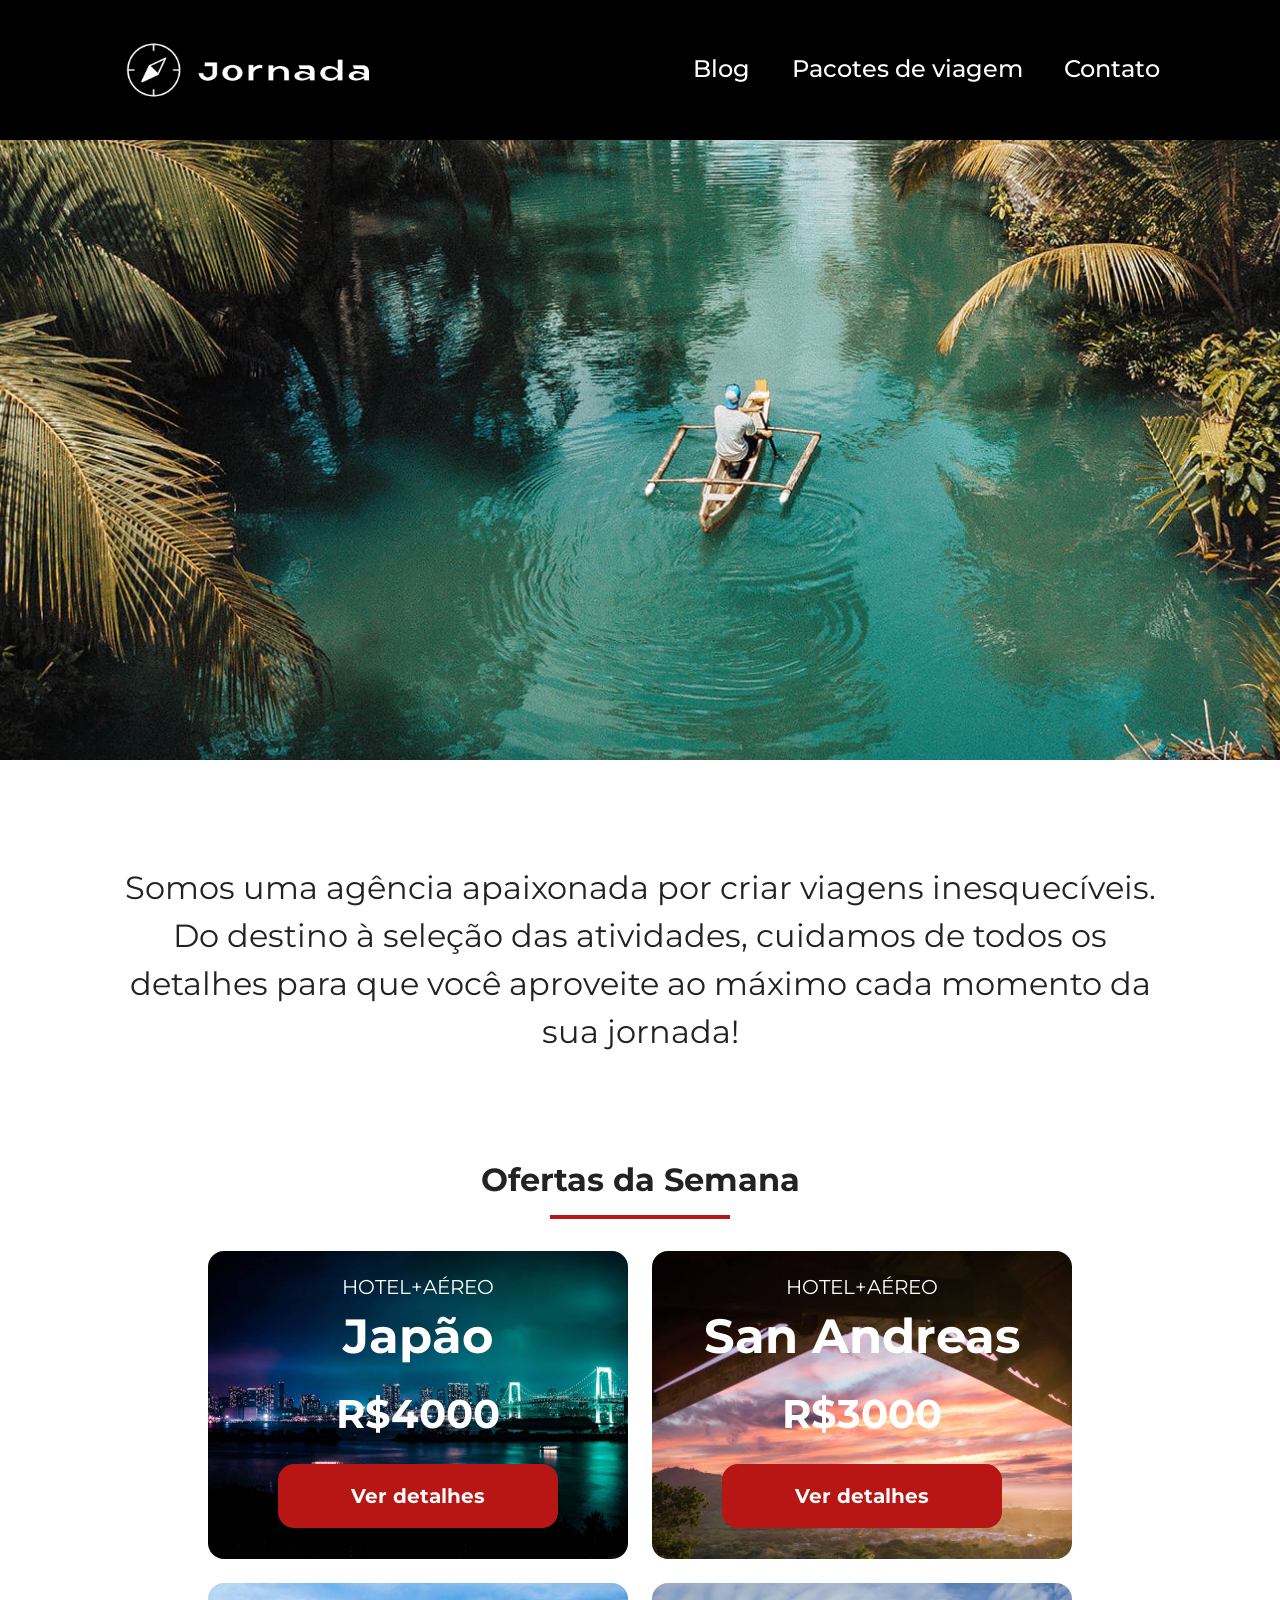
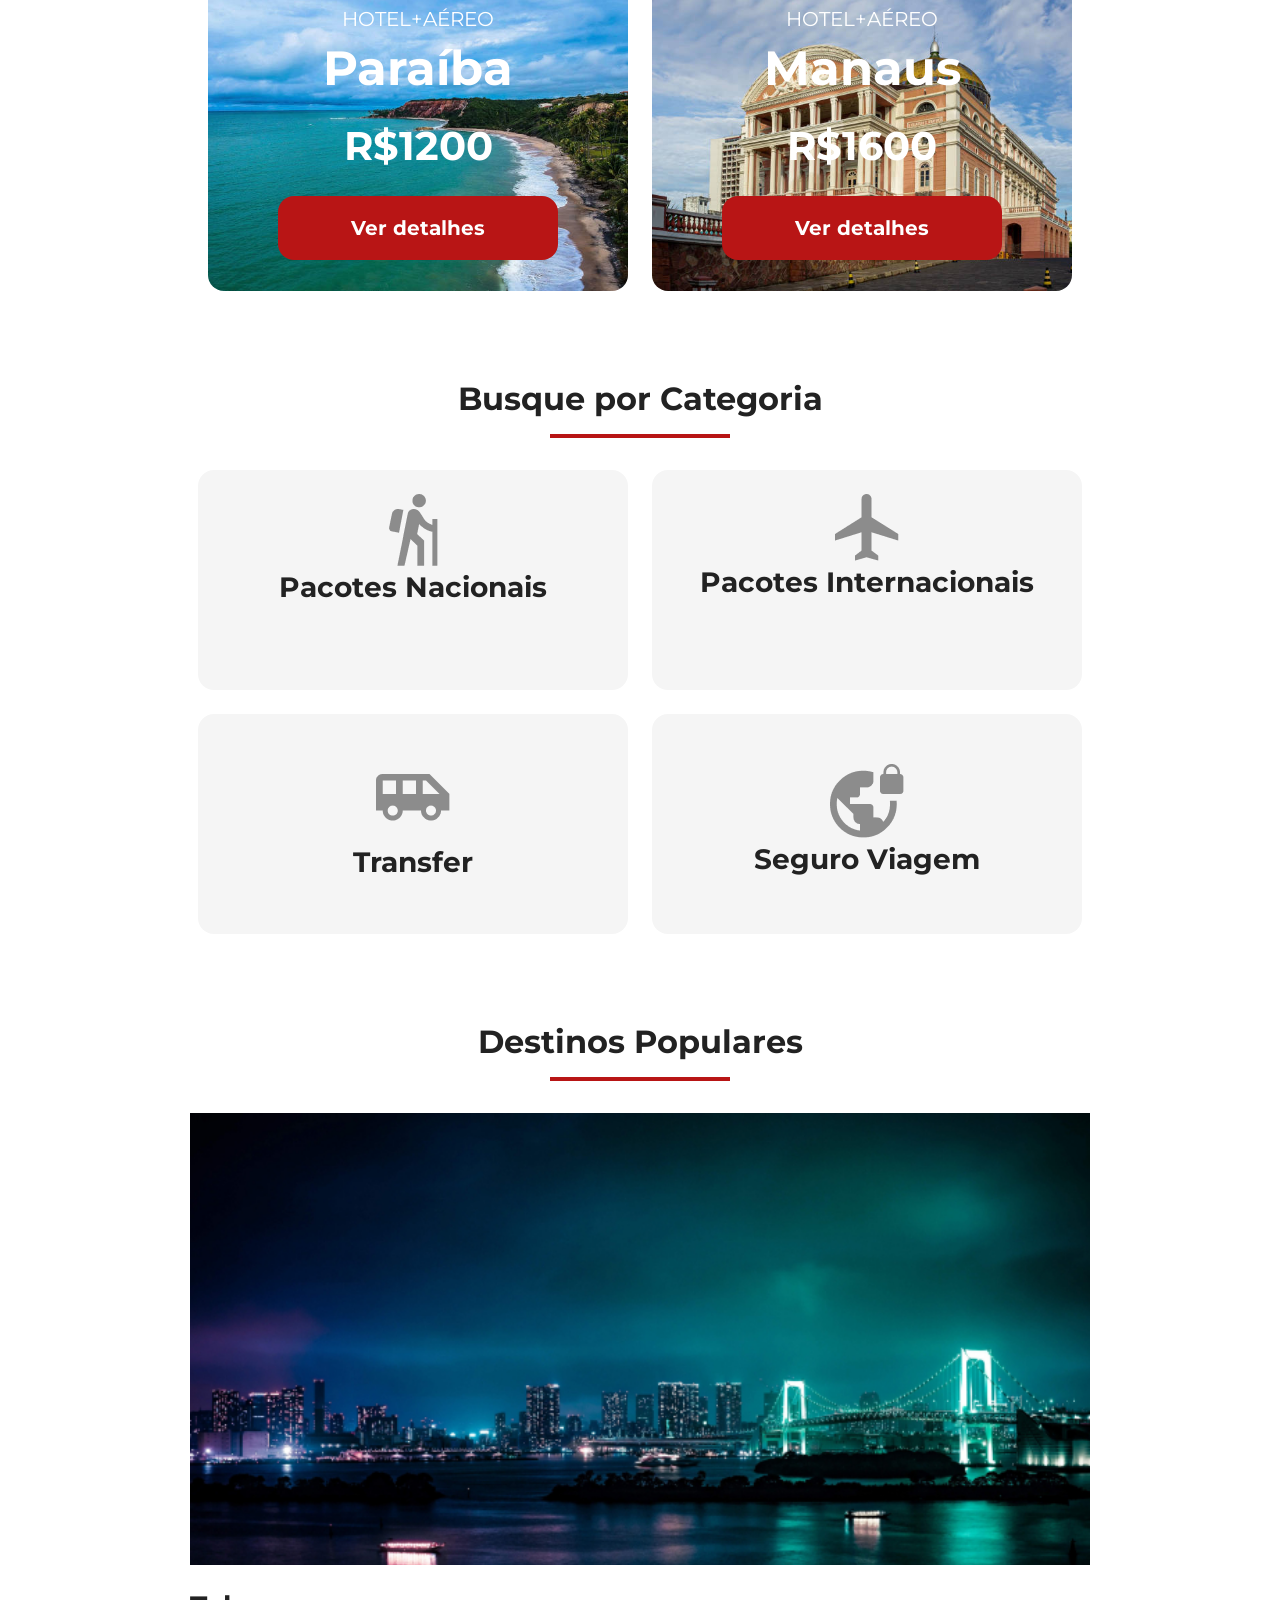
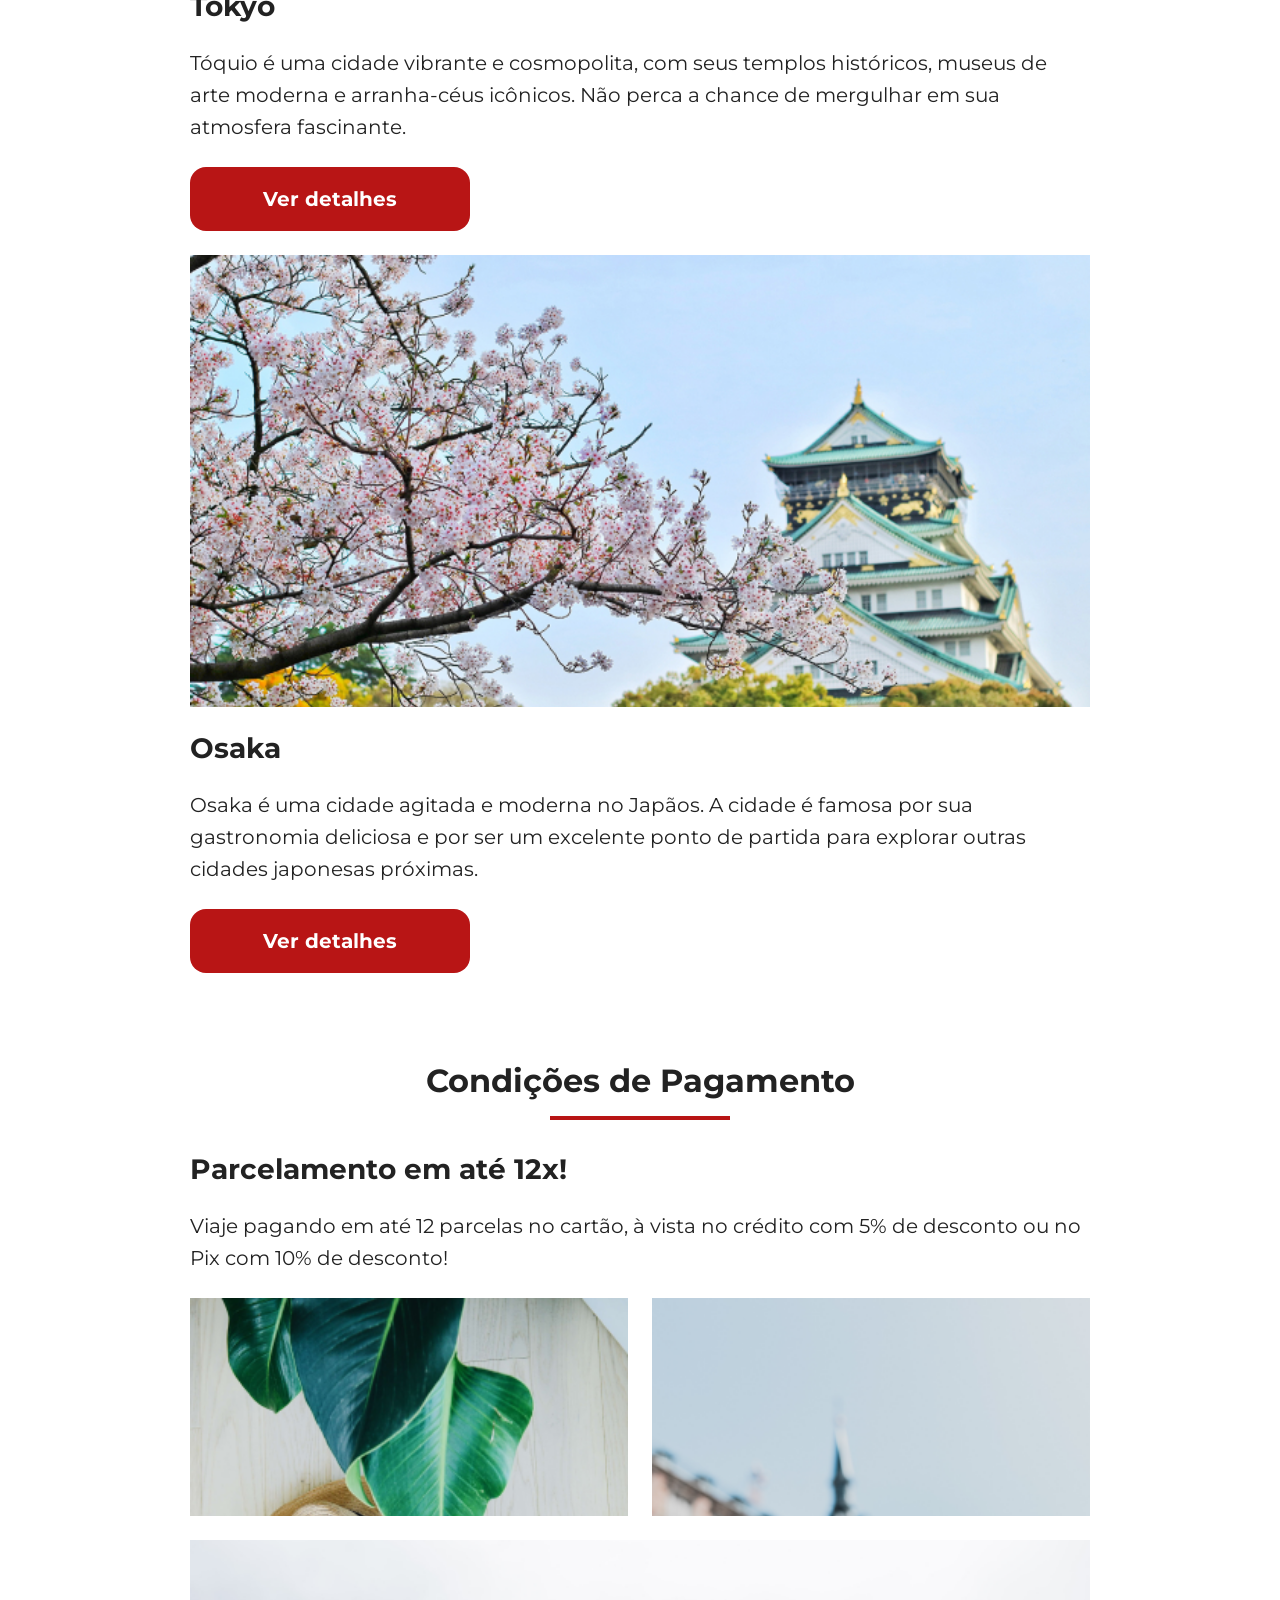
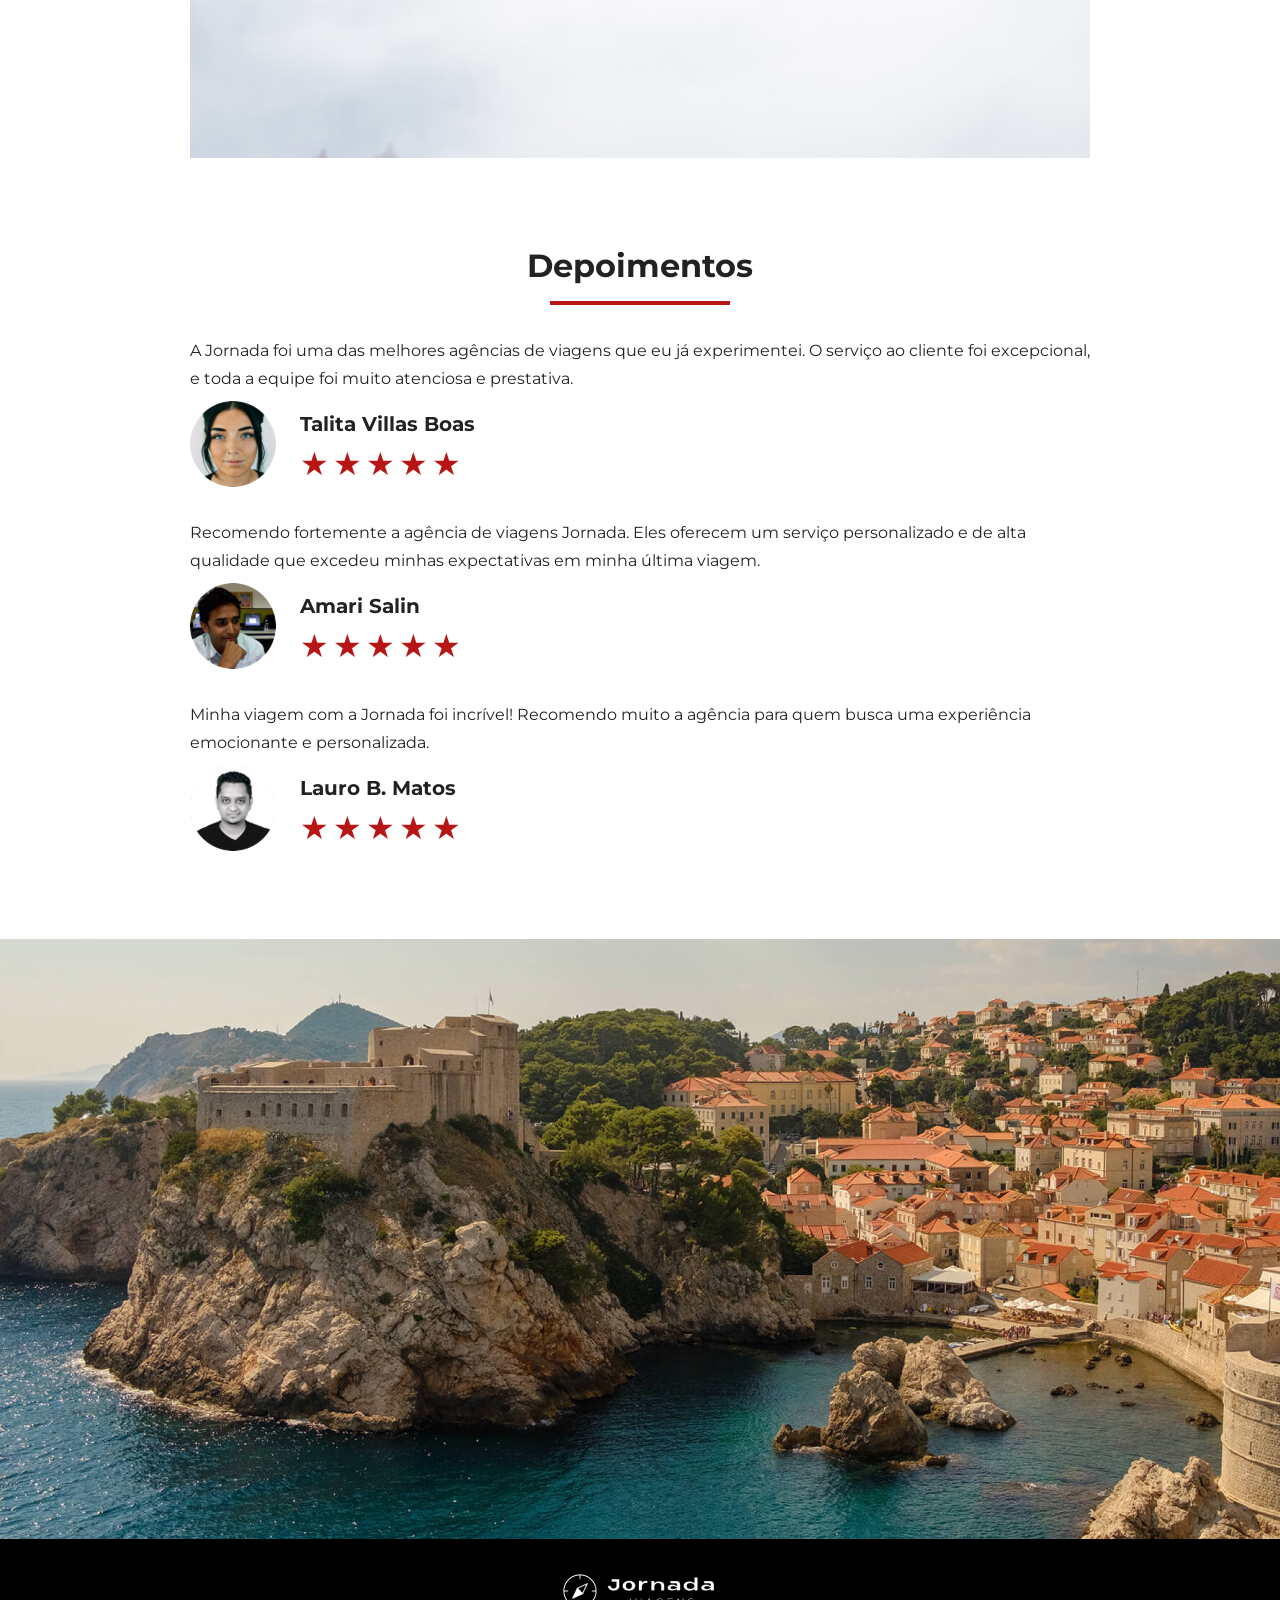
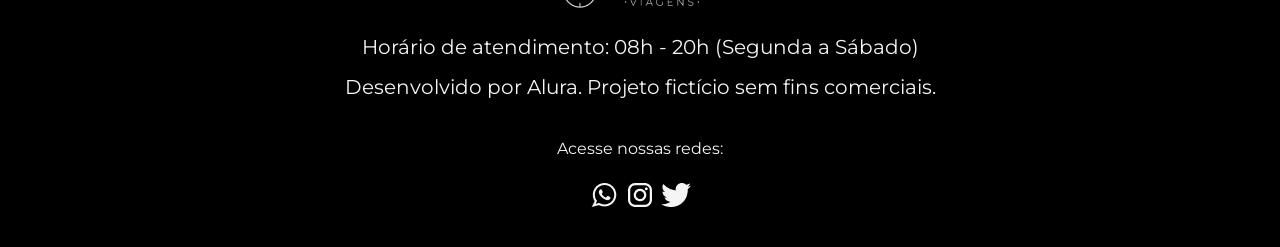
<file: index.html>
<!doctype html>
<html lang="pt-br">
  <head>
    <meta charset="UTF-8" />
    <meta name="viewport" content="width=device-width, initial-scale=1.0" />
    <meta
      name="description"
      content="Jornada Viagens, uma agência apaixonada por criar viagens inesquecíveis."
    />
    <meta name="og:title" content="Jornada Viagens" />
    <meta
      name="og:description"
      content="Jornada Viagens, uma agência apaixonada por criar viagens inesquecíveis."
    />
    <meta
      name="og:image"
      content="https://github.com/Rafael-JFN/jornada-viagens/img/logo-footer"
    />
    <meta name="og:type" content="website" />
    <meta
      name="og:url"
      content="https://github.com/Rafael-JFN/jornada-viagens"
    />

    <link rel="icon" href="favicon.svg" type="xml/svg" />
    <link rel="stylesheet" href="./css/style.css" />
    <title>Jornada Viagens</title>
  </head>
  <body>
    <header class="main-header">
      <a class="logo" href="index.html" title="Voltar para a página inicial">
        <img
          class="img-mobile"
          src="img/bussola-jornada-branca.png"
          alt="Bússola da logo jornada viagens na cor branca"
        />
        <img
          class="img-desktop"
          src="img/bussola-texto-jornada-branco.png"
          alt="Logo jornada viagens na cor branca"
        />
      </a>
      <div class="navigation-menu">
        <label for="menu">
          <img src="img/menu.png" alt="Menu" />
        </label>
        <input type="checkbox" id="menu" hidden />
        <nav>
          <ul class="list-links">
            <li>
              <a href="blog.html" target="_blank" title="Acessar blog">Blog</a>
            </li>
            <li>
              <a
                href="destinations.html"
                target="_blank"
                title="Acessar pacotes de viagem"
                >Pacotes de viagem</a
              >
            </li>
            <li>
              <a href="contato.html" target="_blank" title="Acessar contato"
                >Contato</a
              >
            </li>
          </ul>
        </nav>
      </div>
    </header>
    <main>
      <section class="hero">
        <div class="hero-img"></div>
        <h2>
          Somos uma agência apaixonada por criar viagens inesquecíveis. Do
          destino à seleção das atividades, cuidamos de todos os detalhes para
          que você aproveite ao máximo cada momento da sua jornada!
        </h2>
      </section>
      <section class="offers">
        <div class="section-title">
          <h2>Ofertas da Semana</h2>
          <hr />
        </div>
        <div class="offers-cards">
          <article class="card japao">
            <header>
              <p>HOTEL+AÉREO</p>
              <h3>
                Japão <br />
                <span>R$4000</span>
              </h3>
            </header>
            <footer><a href="#" class="button">Ver detalhes</a></footer>
          </article>
          <article class="card san-andreas">
            <header>
              <p>HOTEL+AÉREO</p>
              <h3>
                San Andreas <br />
                <span>R$3000</span>
              </h3>
            </header>
            <footer><a href="#" class="button">Ver detalhes</a></footer>
          </article>
          <article class="card paraiba">
            <header>
              <p>HOTEL+AÉREO</p>
              <h3>
                Paraíba <br />
                <span>R$1200</span>
              </h3>
            </header>
            <footer><a href="#" class="button">Ver detalhes</a></footer>
          </article>
          <article class="card manaus">
            <header>
              <p>HOTEL+AÉREO</p>
              <h3>
                Manaus <br />
                <span>R$1600</span>
              </h3>
            </header>
            <footer><a href="#" class="button">Ver detalhes</a></footer>
          </article>
        </div>
      </section>
      <section class="categories">
        <div class="section-title">
          <h2>Busque por Categoria</h2>
          <hr />
        </div>
        <div class="categories-cards">
          <a
            class="card"
            href="#"
            target="_blank"
            title="Busque pela categoria Pacotes Nacionais"
          >
            <img
              src="img/icone-pacotes-nacionais.png"
              alt="Icone cinza representando uma pessoa fazendo caminhada"
            />
            <h3 class="content-title">Pacotes Nacionais</h3>
          </a>
          <a
            class="card"
            href="#"
            target="_blank"
            title="Busque pela categoria Pacotes Internacionais"
          >
            <img
              src="img/icone-pacotes-internacionais.png"
              alt="Icone cinza representando um aviao"
            />
            <h3 class="content-title">Pacotes Internacionais</h3>
          </a>
          <a
            class="card single-line transfer"
            href="#"
            target="_blank"
            title="Busque pela categoria Transfer"
          >
            <img
              src="img/icone-transfer.png"
              alt="Icone cinza representando uma van"
            />
            <h3 class="content-title">Transfer</h3>
          </a>
          <a
            class="card single-line"
            href="#"
            target="_blank"
            title="Busque pela categoria Seguro Viagem"
          >
            <img
              src="img/icone-seguro-viagem.png"
              alt="Icone cinza representando o globo terrestre e um cadeado"
            />
            <h3 class="content-title">Seguro Viagem</h3>
          </a>
        </div>
      </section>
      <section class="destinations">
        <div class="section-title">
          <h2>Destinos Populares</h2>
          <hr />
        </div>
        <div class="destination-items">
          <article class="item tokyo">
            <header>
              <div class="img-item"></div>
              <h3 class="content-title">Tokyo</h3>
            </header>
            <p class="content-text">
              Tóquio é uma cidade vibrante e cosmopolita, com seus templos
              históricos, museus de arte moderna e arranha-céus icônicos. Não
              perca a chance de mergulhar em sua atmosfera fascinante.
            </p>
            <footer>
              <a
                href="#"
                class="button"
                target="_blank"
                title="Veja mais detalhes do destino Tokyo"
                >Ver detalhes</a
              >
            </footer>
          </article>
          <article class="item osaka">
            <header>
              <div class="img-item"></div>
              <h3 class="content-title">Osaka</h3>
            </header>
            <p class="content-text">
              Osaka é uma cidade agitada e moderna no Japãos. A cidade é famosa
              por sua gastronomia deliciosa e por ser um excelente ponto de
              partida para explorar outras cidades japonesas próximas.
            </p>
            <footer>
              <a
                href="#"
                class="button"
                target="_blank"
                title="Veja mais detalhes do destino Osaka"
                >Ver detalhes</a
              >
            </footer>
          </article>
        </div>
      </section>
      <section class="payments">
        <div class="section-title">
          <h2>Condições de Pagamento</h2>
          <hr />
        </div>
        <div class="content-container">
          <div class="text-content">
            <h3 class="content-title">Parcelamento em até 12x!</h3>
            <p class="content-text">
              Viaje pagando em até 12 parcelas no cartão, à vista no crédito com
              5% de desconto ou no Pix com 10% de desconto!
            </p>
          </div>
          <div class="image-gallery">
            <div class="image first"></div>
            <div class="image second"></div>
            <div class="image thirdy colspan-2"></div>
          </div>
        </div>
      </section>
      <section class="testimonials">
        <div class="section-title">
          <h2>Depoimentos</h2>
          <hr />
        </div>
        <div class="testimonial-container">
          <article>
            <header>
              <p>
                A Jornada foi uma das melhores agências de viagens que eu já
                experimentei. O serviço ao cliente foi excepcional, e toda a
                equipe foi muito atenciosa e prestativa.
              </p>
            </header>
            <footer>
              <img
                src="img/avatar-talita.png"
                alt="Imagem de perfil da cliente Talita Villas Boas"
              />
              <div class="profile-content">
                <h3>Talita Villas Boas</h3>
                <div class="rating">
                  <span class="stars">★</span>
                  <span class="stars">★</span>
                  <span class="stars">★</span>
                  <span class="stars">★</span>
                  <span class="stars">★</span>
                </div>
              </div>
            </footer>
          </article>
          <article>
            <header>
              <p>
                Recomendo fortemente a agência de viagens Jornada. Eles oferecem
                um serviço personalizado e de alta qualidade que excedeu minhas
                expectativas em minha última viagem.
              </p>
            </header>
            <footer>
              <img
                src="img/avatar-amari.png"
                alt="Imagem de perfil do cliente Amari Salin"
              />
              <div class="profile-content">
                <h3>Amari Salin</h3>
                <div class="rating">
                  <span class="stars">★</span>
                  <span class="stars">★</span>
                  <span class="stars">★</span>
                  <span class="stars">★</span>
                  <span class="stars">★</span>
                </div>
              </div>
            </footer>
          </article>
          <article>
            <header>
              <p>
                Minha viagem com a Jornada foi incrível! Recomendo muito a
                agência para quem busca uma experiência emocionante e
                personalizada.
              </p>
            </header>
            <footer>
              <img
                src="img/avatar-lauro.png"
                alt="Imagem de perfil do cliente Lauro B. Matos"
              />
              <div class="profile-content">
                <h3>Lauro B. Matos</h3>
                <div class="rating">
                  <span class="stars">★</span>
                  <span class="stars">★</span>
                  <span class="stars">★</span>
                  <span class="stars">★</span>
                  <span class="stars">★</span>
                </div>
              </div>
            </footer>
          </article>
        </div>
      </section>
      <section class="hero bottom-hero">
        <div class="hero-img"></div>
      </section>
    </main>
    <footer class="main-footer">
      <div class="footer-content">
        <img
          src="img/logo-footer.png"
          alt="Logo bussola jornada viagens na cor branca"
        />
        <p>Horário de atendimento: 08h - 20h (Segunda a Sábado)</p>
        <p>Desenvolvido por Alura. Projeto fictício sem fins comerciais.</p>
      </div>
      <div class="footer-social">
        <p>Acesse nossas redes:</p>
        <a href="#" target="_blank" title="Entre em contato via Whatsapp">
          <img
            src="img/icone-whatsapp.png"
            alt="Icone Whatsapp na cor branca"
          />
        </a>
        <a
          href="#"
          target="_blank"
          title="Acesse o Instagram do Jornada Viagens"
        >
          <img
            src="img/icone-instagram.png"
            alt="Icone Instagram na cor branca"
          />
        </a>
        <a href="#" target="_blank" title="Acesse o Twitter do Jornada Viagens">
          <img src="img/icone-twitter.png" alt="Icone Twitter na cor branca" />
        </a>
      </div>
    </footer>
  </body>
</html>
</file>
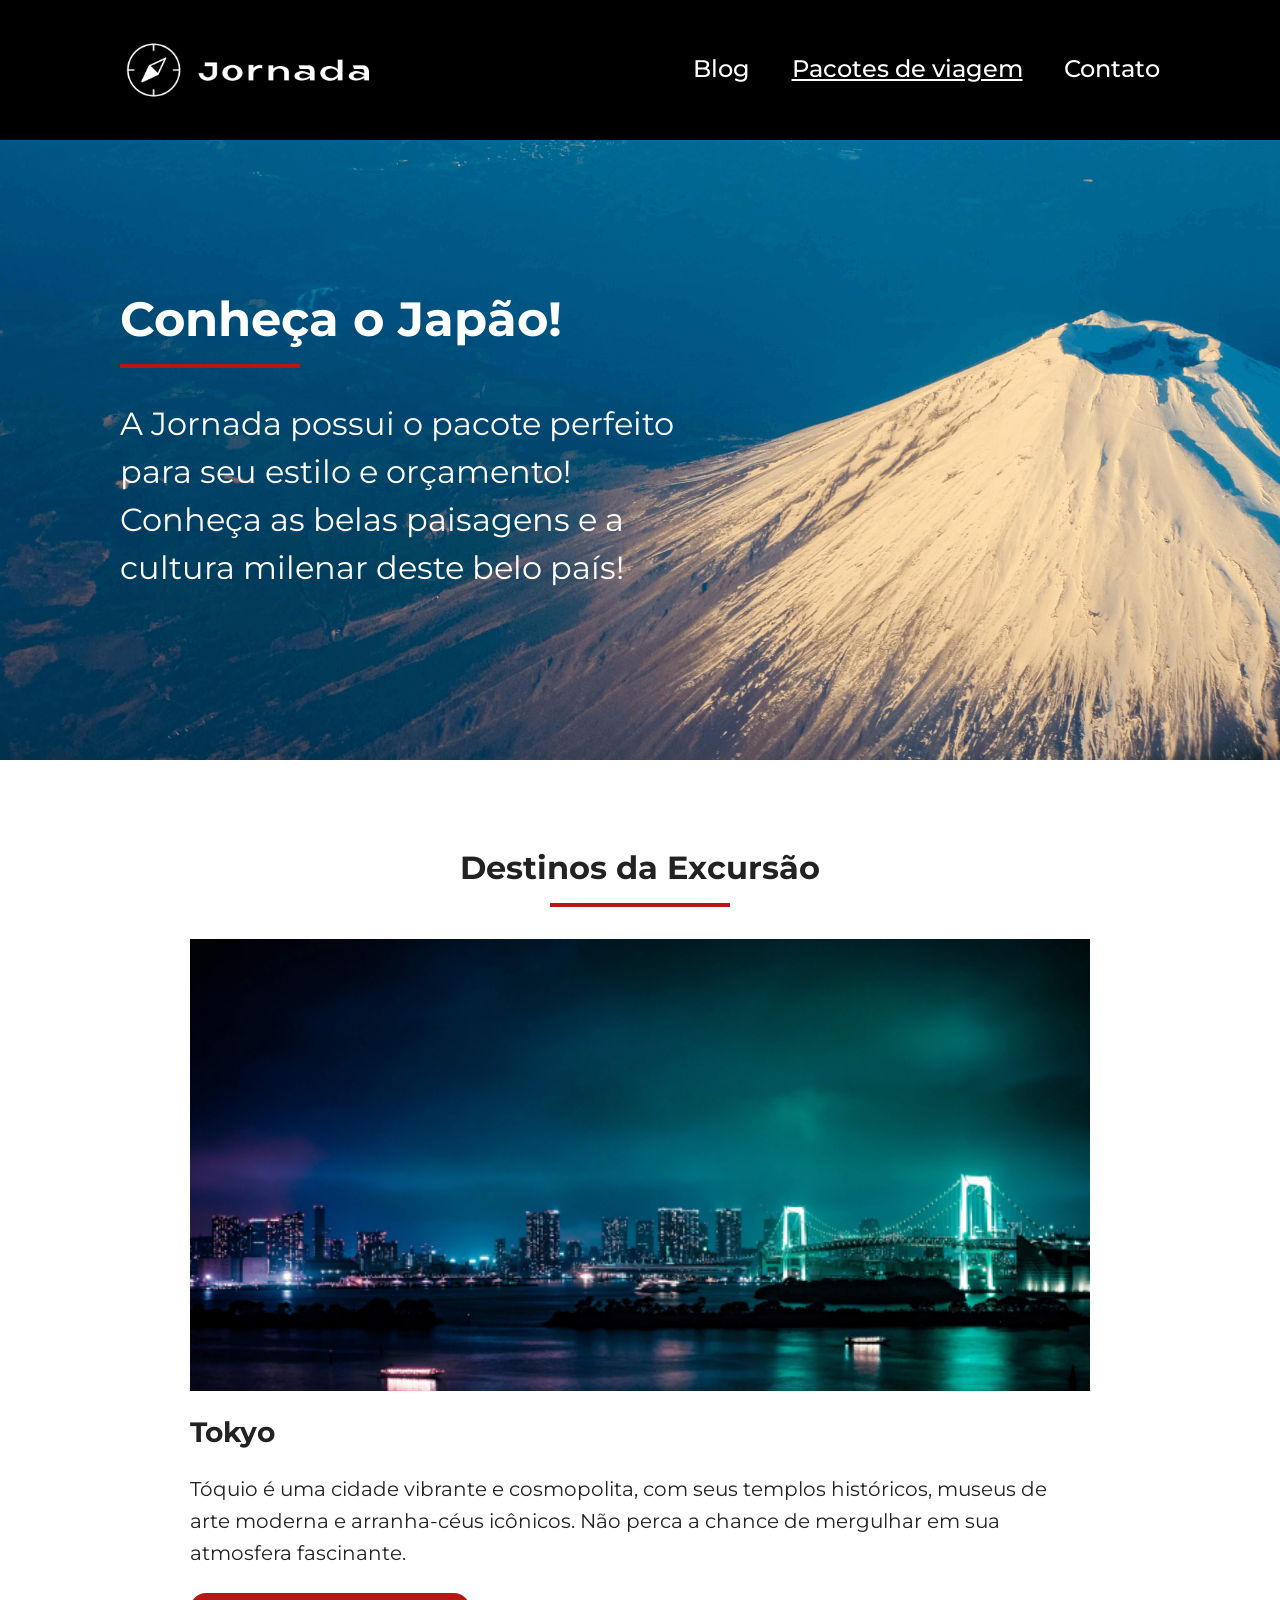
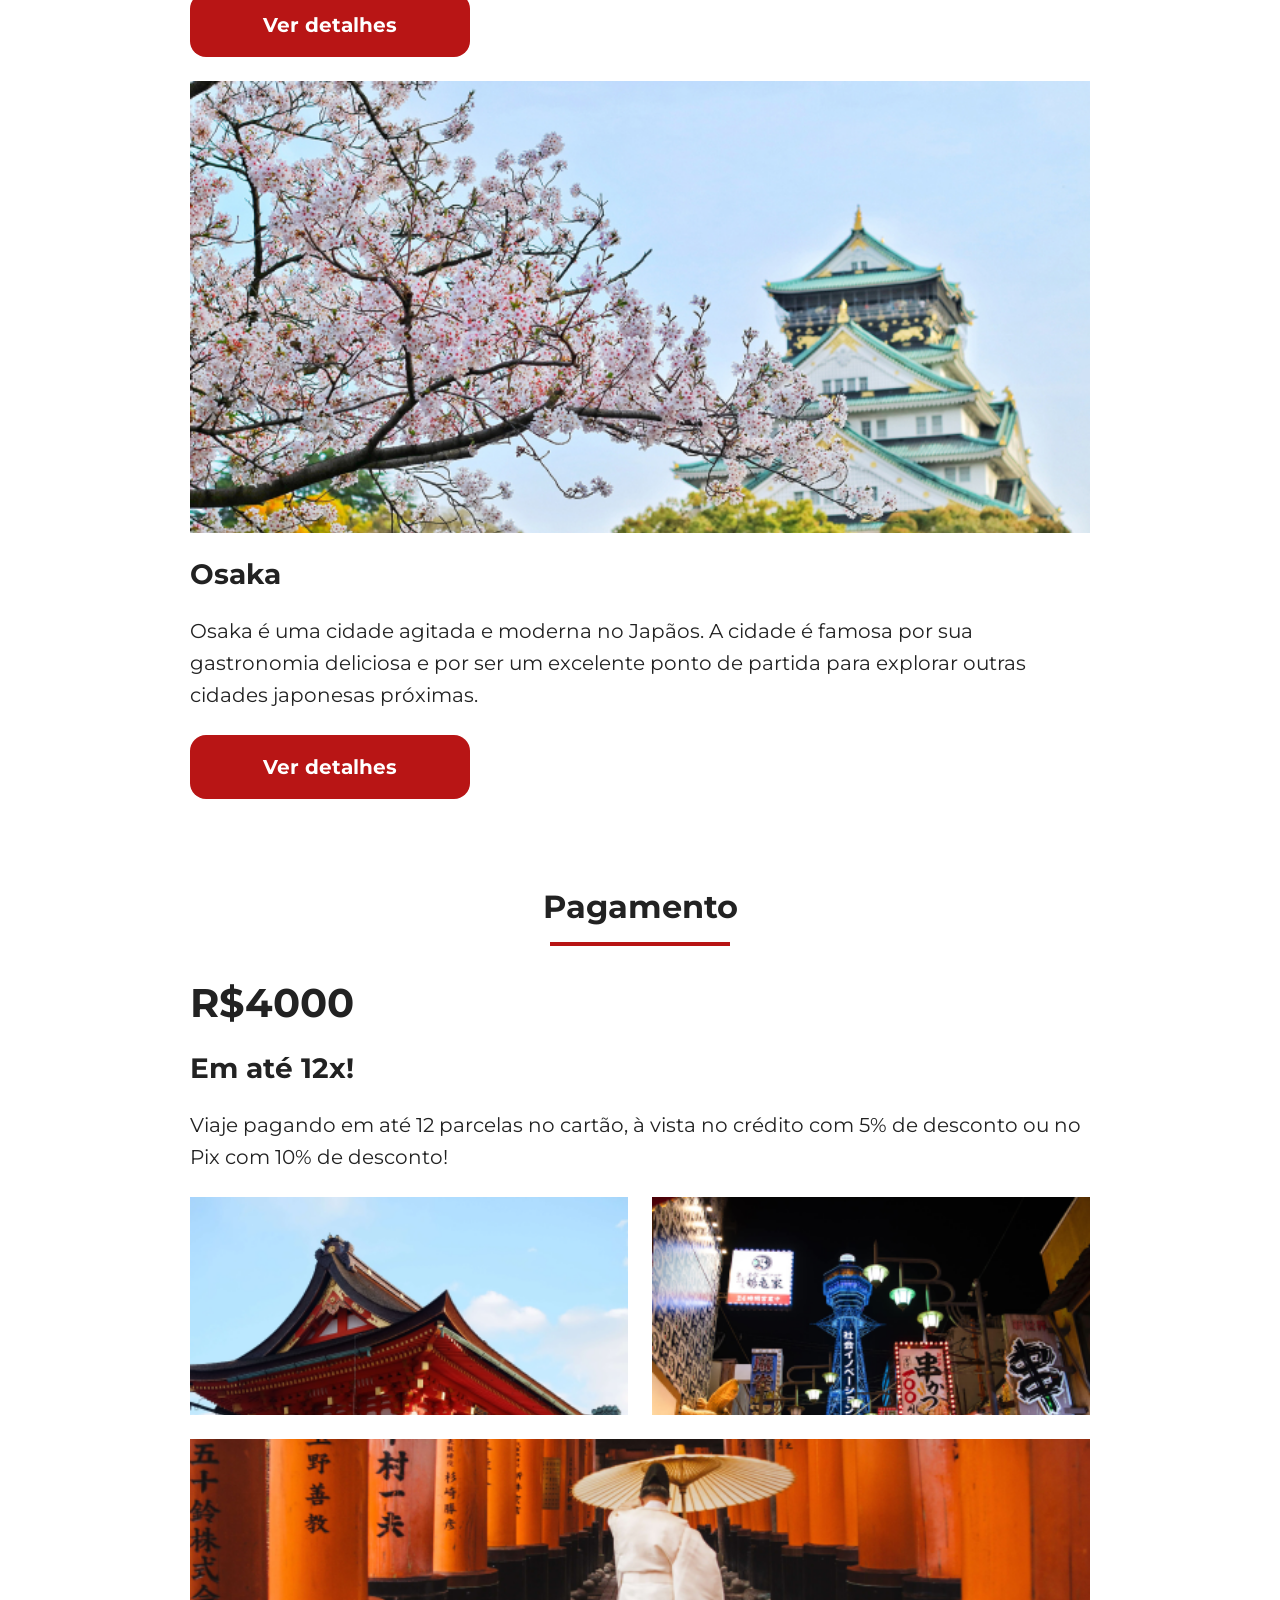
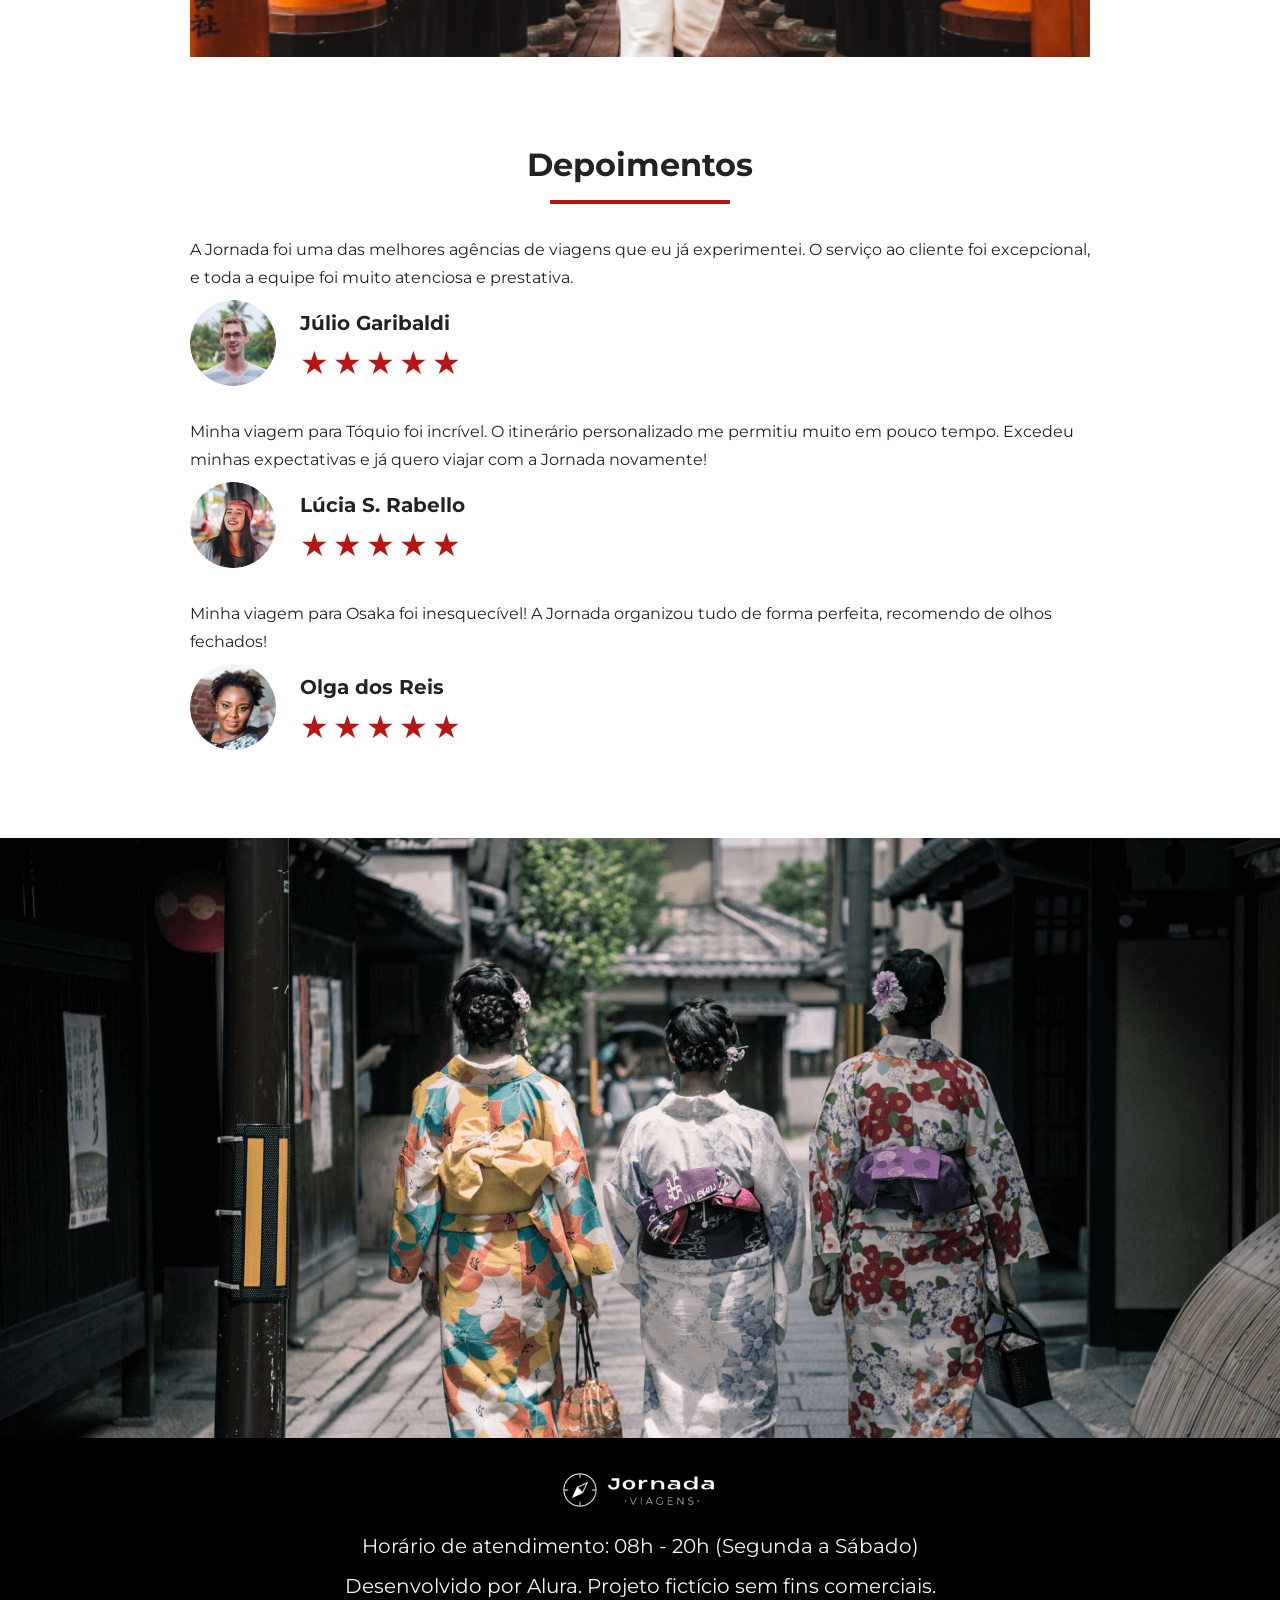
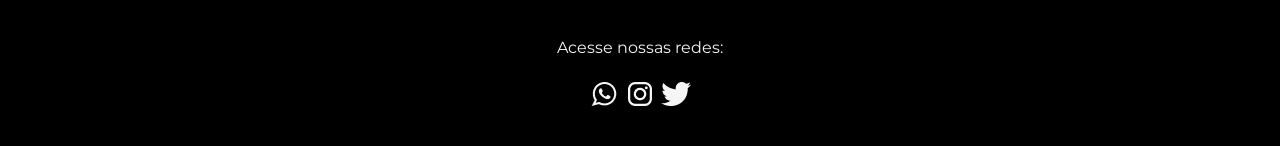
<file: destinations.html>
<!doctype html>
<html lang="pt-br">
  <head>
    <meta charset="UTF-8" />
    <meta name="viewport" content="width=device-width, initial-scale=1.0" />
    <meta
      name="description"
      content="Jornada Viagens, uma agência apaixonada por criar viagens inesquecíveis."
    />
    <meta name="og:title" content="Jornada Viagens" />
    <meta
      name="og:description"
      content="Jornada Viagens, uma agência apaixonada por criar viagens inesquecíveis."
    />
    <meta
      name="og:image"
      content="https://github.com/Rafael-JFN/jornada-viagens/img/logo-footer"
    />
    <meta name="og:type" content="website" />
    <meta
      name="og:url"
      content="https://github.com/Rafael-JFN/jornada-viagens"
    />

    <link rel="icon" href="favicon.svg" type="xml/svg" />
    <link rel="stylesheet" href="./css/style.css" />
    <title>Jornada Viagens</title>
  </head>
  <body>
    <header class="main-header">
      <a class="logo" href="index.html" title="Voltar para a página inicial">
        <img
          class="img-mobile"
          src="img/bussola-jornada-branca.png"
          alt="Bússola da logo jornada viagens na cor branca"
        />
        <img
          class="img-desktop"
          src="img/bussola-texto-jornada-branco.png"
          alt="Logo jornada viagens na cor branca"
        />
      </a>
      <div class="navigation-menu">
        <label for="menu">
          <img src="img/menu.png" alt="Menu" />
        </label>
        <input type="checkbox" id="menu" hidden />
        <nav>
          <ul class="list-links">
            <li>
              <a href="blog.html" target="_blank" title="Acessar blog">Blog</a>
            </li>
            <li>
              <a
                class="active"
                href="destinations.html"
                target="_blank"
                title="Acessar pacotes de viagem"
                >Pacotes de viagem</a
              >
            </li>
            <li>
              <a href="contato.html" target="_blank" title="Acessar contato"
                >Contato</a
              >
            </li>
          </ul>
        </nav>
      </div>
    </header>
    <main>
      <section class="hero destinations-packages">
        <div class="hero-img">
          <div class="hero-content">
            <h1>Conheça o Japão!</h1>
            <hr />
            <p>
              A Jornada possui o pacote perfeito para seu estilo e orçamento!
              Conheça as belas paisagens e a cultura milenar deste belo país!
            </p>
          </div>
        </div>
      </section>
      <section class="destinations">
        <div class="section-title">
          <h2>Destinos da Excursão</h2>
          <hr />
        </div>
        <div class="destination-items">
          <article class="item tokyo">
            <header>
              <div class="img-item"></div>
              <h3 class="content-title">Tokyo</h3>
            </header>
            <p class="content-text">
              Tóquio é uma cidade vibrante e cosmopolita, com seus templos
              históricos, museus de arte moderna e arranha-céus icônicos. Não
              perca a chance de mergulhar em sua atmosfera fascinante.
            </p>
            <footer>
              <a
                href="#"
                class="button"
                target="_blank"
                title="Veja mais detalhes do destino Tokyo"
                >Ver detalhes</a
              >
            </footer>
          </article>
          <article class="item osaka">
            <header>
              <div class="img-item"></div>
              <h3 class="content-title">Osaka</h3>
            </header>
            <p class="content-text">
              Osaka é uma cidade agitada e moderna no Japãos. A cidade é famosa
              por sua gastronomia deliciosa e por ser um excelente ponto de
              partida para explorar outras cidades japonesas próximas.
            </p>
            <footer>
              <a
                href="#"
                class="button"
                target="_blank"
                title="Veja mais detalhes do destino Osaka"
                >Ver detalhes</a
              >
            </footer>
          </article>
        </div>
      </section>
      <section class="destinations-packages payments">
        <div class="section-title">
          <h2>Pagamento</h2>
          <hr />
        </div>
        <div class="content-container">
          <div class="text-content">
            <h3 class="content-title price">R$4000</h3>
            <h3 class="content-title">Em até 12x!</h3>
            <p class="content-text">
              Viaje pagando em até 12 parcelas no cartão, à vista no crédito com
              5% de desconto ou no Pix com 10% de desconto!
            </p>
            <a
              href="#"
              class="button"
              target="_blank"
              title="Veja mais detalhes sobre o pagamento"
              >Ver detalhes</a
            >
          </div>
          <div class="image-gallery">
            <div class="image first"></div>
            <div class="image second"></div>
            <div class="image thirdy colspan-2"></div>
          </div>
        </div>
      </section>
      <section class="testimonials">
        <div class="section-title">
          <h2>Depoimentos</h2>
          <hr />
        </div>
        <div class="testimonial-container">
          <article>
            <header>
              <p>
                A Jornada foi uma das melhores agências de viagens que eu já
                experimentei. O serviço ao cliente foi excepcional, e toda a
                equipe foi muito atenciosa e prestativa.
              </p>
            </header>
            <footer>
              <img
                src="img/destinations/avatar-julio.png"
                alt="Imagem de perfil do cliente Júlio Garibaldi"
              />
              <div class="profile-content">
                <h3>Júlio Garibaldi</h3>
                <div class="rating">
                  <span class="stars">★</span>
                  <span class="stars">★</span>
                  <span class="stars">★</span>
                  <span class="stars">★</span>
                  <span class="stars">★</span>
                </div>
              </div>
            </footer>
          </article>
          <article>
            <header>
              <p>
                Minha viagem para Tóquio foi incrível. O itinerário
                personalizado me permitiu muito em pouco tempo. Excedeu minhas
                expectativas e já quero viajar com a Jornada novamente!
              </p>
            </header>
            <footer>
              <img
                src="img/destinations/avatar-lucia.png"
                alt="Imagem de perfil da cliente Lúcia S. Rabello"
              />
              <div class="profile-content">
                <h3>Lúcia S. Rabello</h3>
                <div class="rating">
                  <span class="stars">★</span>
                  <span class="stars">★</span>
                  <span class="stars">★</span>
                  <span class="stars">★</span>
                  <span class="stars">★</span>
                </div>
              </div>
            </footer>
          </article>
          <article>
            <header>
              <p>
                Minha viagem para Osaka foi inesquecível! A Jornada organizou
                tudo de forma perfeita, recomendo de olhos fechados!
              </p>
            </header>
            <footer>
              <img
                src="img/destinations/avatar-olga.png"
                alt="Imagem de perfil da cliente Olga dos Reis"
              />
              <div class="profile-content">
                <h3>Olga dos Reis</h3>
                <div class="rating">
                  <span class="stars">★</span>
                  <span class="stars">★</span>
                  <span class="stars">★</span>
                  <span class="stars">★</span>
                  <span class="stars">★</span>
                </div>
              </div>
            </footer>
          </article>
        </div>
      </section>
      <section class="destinations-packages hero bottom-hero">
        <div class="hero-img"></div>
      </section>
    </main>
    <footer class="main-footer">
      <div class="footer-content">
        <img
          src="img/logo-footer.png"
          alt="Logo bussola jornada viagens na cor branca"
        />
        <p>Horário de atendimento: 08h - 20h (Segunda a Sábado)</p>
        <p>Desenvolvido por Alura. Projeto fictício sem fins comerciais.</p>
      </div>
      <div class="footer-social">
        <p>Acesse nossas redes:</p>
        <a href="#" target="_blank" title="Entre em contato via Whatsapp">
          <img
            src="img/icone-whatsapp.png"
            alt="Icone Whatsapp na cor branca"
          />
        </a>
        <a
          href="#"
          target="_blank"
          title="Acesse o Instagram do Jornada Viagens"
        >
          <img
            src="img/icone-instagram.png"
            alt="Icone Instagram na cor branca"
          />
        </a>
        <a href="#" target="_blank" title="Acesse o Twitter do Jornada Viagens">
          <img src="img/icone-twitter.png" alt="Icone Twitter na cor branca" />
        </a>
      </div>
    </footer>
  </body>
</html>
</file>
<file: css/style.css>
@import url(global.css);
@import url(header.css);
@import url(hero.css);
@import url(offers.css);
@import url(categories.css);
@import url(destinations.css);
@import url(payments.css);
@import url(testimonials.css);
@import url(footer.css);
</file>
